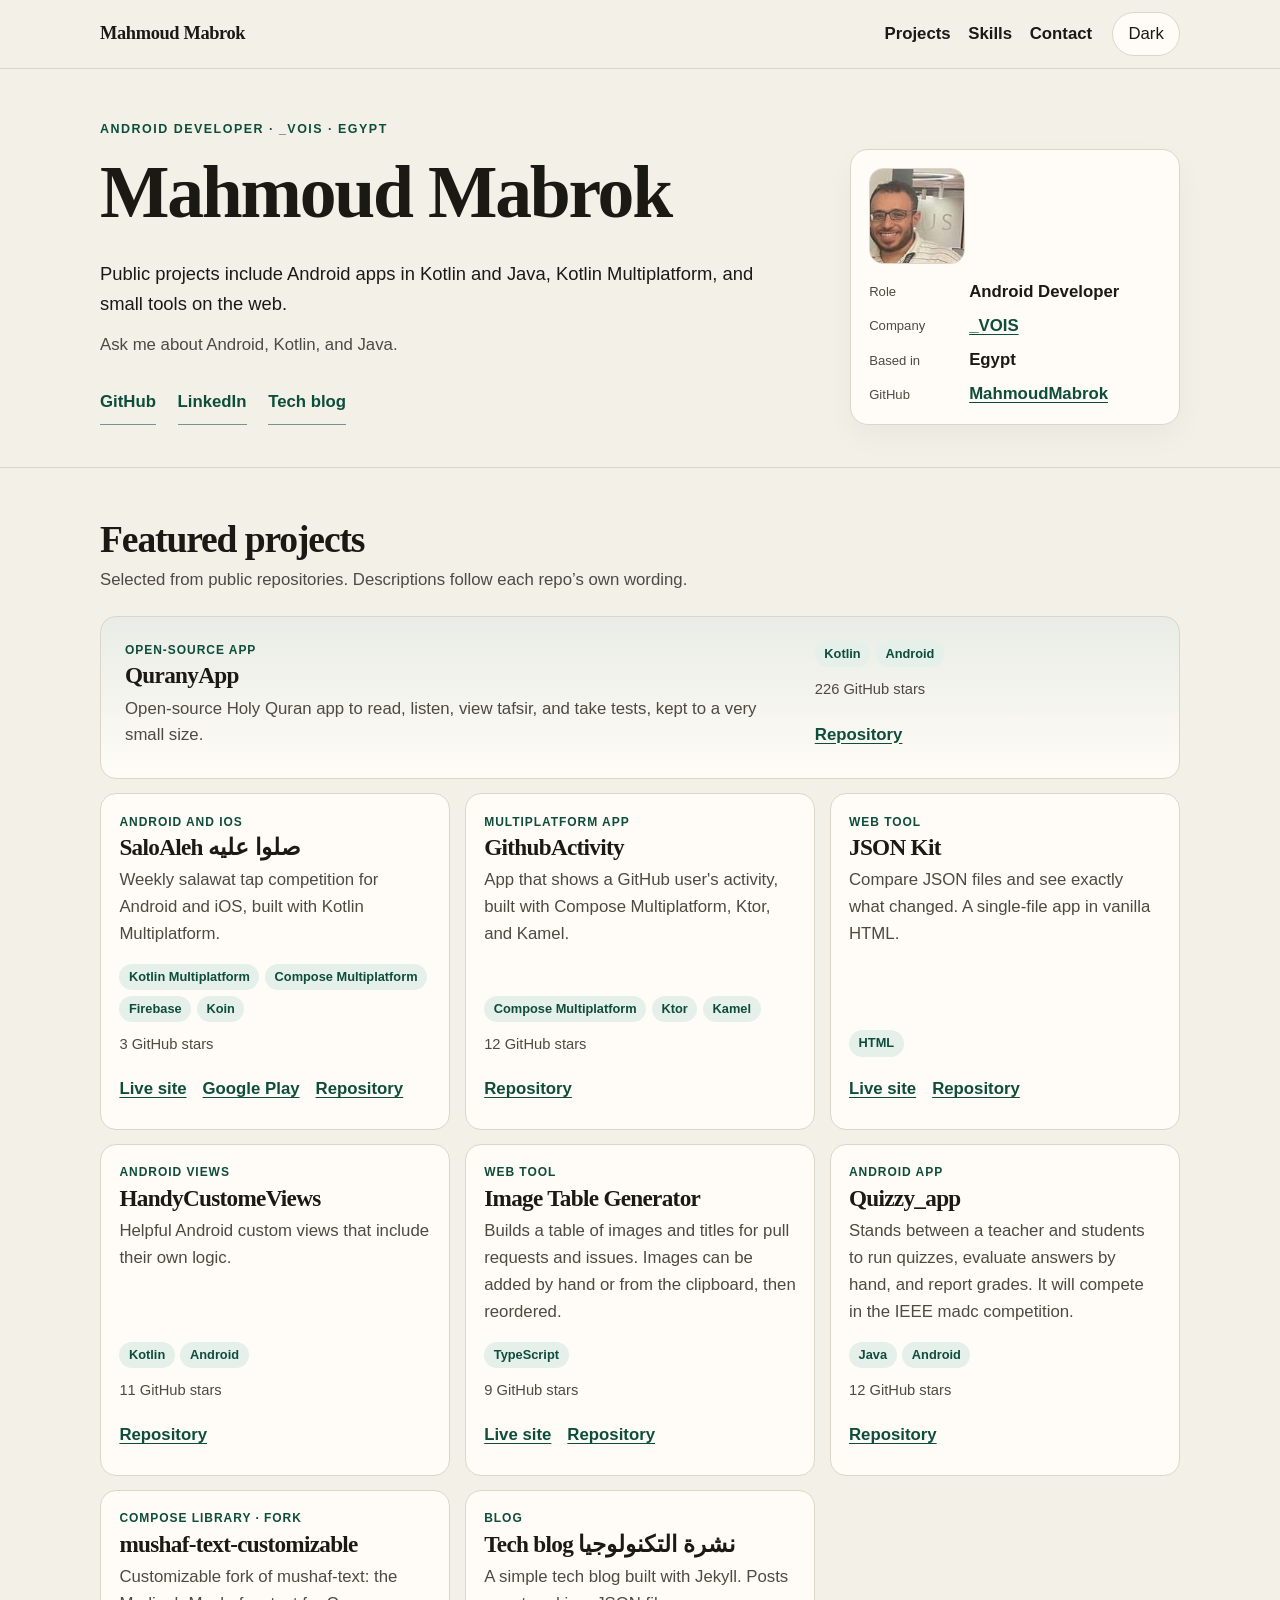
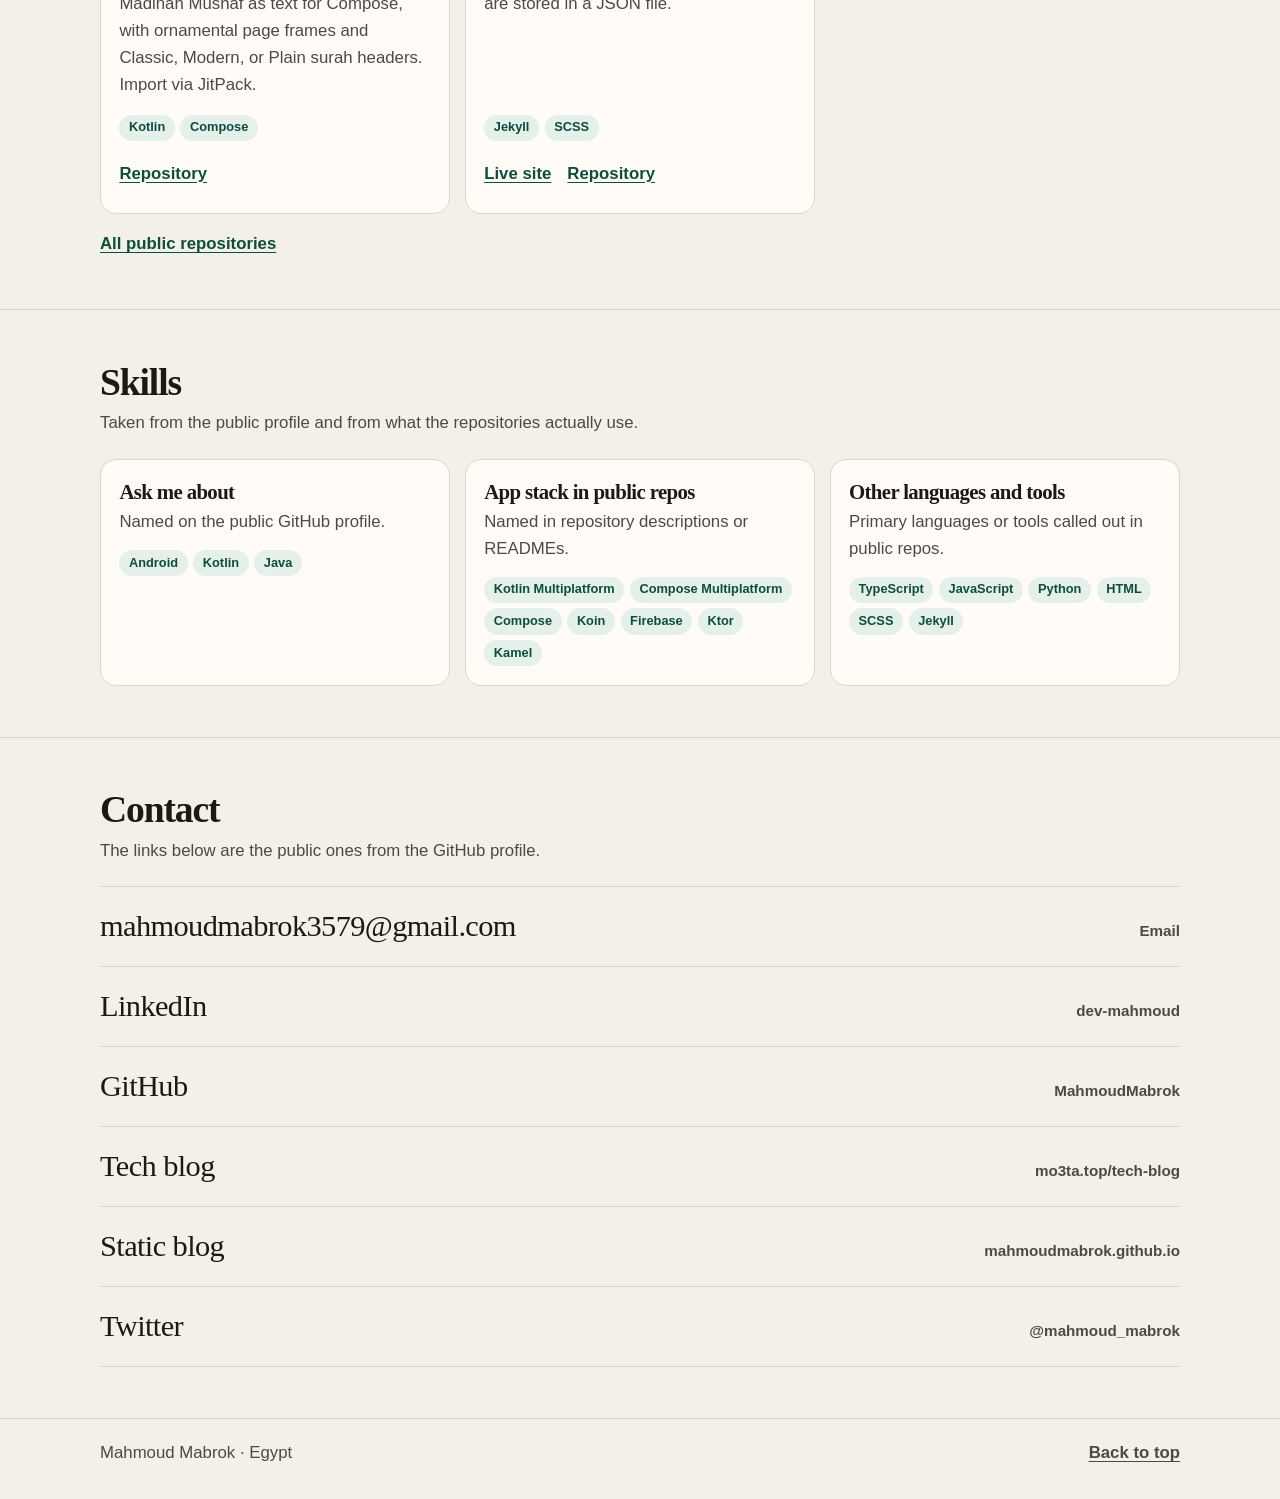
<file: index.html>
<!DOCTYPE html>
<html lang="en">
<head>
  <meta charset="utf-8">
  <meta name="viewport" content="width=device-width, initial-scale=1">
  <title>Mahmoud Mabrok · Android Developer</title>
  <!-- Keep this description in sync with profile.summary in site-data.js -->
  <meta name="description" content="Mahmoud Mabrok is an Android developer at _VOIS in Egypt. Public work includes Kotlin and Java apps, Kotlin Multiplatform, and small web tools.">
  <meta name="author" content="Mahmoud Mabrok">
  <meta name="robots" content="index, follow">
  <link rel="canonical" href="https://mo3ta.top/">
  <meta property="og:type" content="profile">
  <meta property="og:site_name" content="Mahmoud Mabrok">
  <meta property="og:title" content="Mahmoud Mabrok · Android Developer">
  <meta property="og:description" content="Mahmoud Mabrok is an Android developer at _VOIS in Egypt. Public work includes Kotlin and Java apps, Kotlin Multiplatform, and small web tools.">
  <meta property="og:url" content="https://mo3ta.top/">
  <meta property="og:image" content="https://mo3ta.top/assets/avatar.jpg">
  <meta property="og:image:alt" content="Portrait of Mahmoud Mabrok">
  <meta property="og:locale" content="en_US">
  <meta name="twitter:card" content="summary">
  <meta name="twitter:title" content="Mahmoud Mabrok · Android Developer">
  <meta name="twitter:description" content="Mahmoud Mabrok is an Android developer at _VOIS in Egypt. Public work includes Kotlin and Java apps, Kotlin Multiplatform, and small web tools.">
  <meta name="twitter:image" content="https://mo3ta.top/assets/avatar.jpg">
  <meta name="twitter:image:alt" content="Portrait of Mahmoud Mabrok">
  <meta name="twitter:creator" content="@mahmoud_mabrok">
  <meta name="theme-color" content="#f3f0e8" media="(prefers-color-scheme: light)">
  <meta name="theme-color" content="#121411" media="(prefers-color-scheme: dark)">
  <link rel="icon" href="favicon.svg" type="image/svg+xml">
  <link rel="stylesheet" href="styles.css">
  <script type="application/ld+json" id="ld-json">
  {
    "@context": "https://schema.org",
    "@type": "ProfilePage",
    "url": "https://mo3ta.top/",
    "mainEntity": {
      "@type": "Person",
      "name": "Mahmoud Mabrok",
      "url": "https://mo3ta.top/",
      "image": "https://mo3ta.top/assets/avatar.jpg",
      "jobTitle": "Android Developer",
      "email": "mailto:mahmoudmabrok3579@gmail.com",
      "homeLocation": { "@type": "Place", "name": "Egypt" },
      "worksFor": {
        "@type": "Organization",
        "name": "_VOIS",
        "url": "https://www.linkedin.com/company/vois"
      },
      "sameAs": [
        "https://github.com/MahmoudMabrok",
        "https://www.linkedin.com/in/dev-mahmoud",
        "https://mo3ta.top/tech-blog/",
        "https://mahmoudmabrok.github.io/mahmoudmabrokblog/",
        "https://twitter.com/mahmoud_mabrok"
      ],
      "knowsAbout": ["Android", "Kotlin", "Java"]
    }
  }
  </script>
  <script>
    (function () {
      try {
        var stored = localStorage.getItem("theme");
        var theme = stored === "light" || stored === "dark"
          ? stored
          : (window.matchMedia("(prefers-color-scheme: dark)").matches ? "dark" : "light");
        document.documentElement.setAttribute("data-theme", theme);
      } catch (err) {
        document.documentElement.setAttribute("data-theme", "light");
      }
    })();
  </script>
</head>
<body>
  <a class="skip" href="#content">Skip to content</a>
  <header class="site-header">
    <div class="wrap header-inner">
      <a class="brand" href="#top">Mahmoud Mabrok</a>
      <nav class="nav" aria-label="Primary">
        <a href="#work">Projects</a>
        <a href="#skills">Skills</a>
        <a href="#contact">Contact</a>
      </nav>
      <button type="button" id="theme-toggle" aria-pressed="false" aria-label="Switch to dark theme">Dark</button>
    </div>
  </header>
  <main id="content">
    <noscript>
      <div class="wrap noscript-fallback">
        <h1>Mahmoud Mabrok</h1>
        <p>Android Developer at _VOIS, based in Egypt. Public projects include Android apps in Kotlin and Java, Kotlin Multiplatform, and small tools on the web. Ask me about Android, Kotlin, and Java.</p>
        <ul>
          <li><a href="https://github.com/MahmoudMabrok">GitHub</a></li>
          <li><a href="https://www.linkedin.com/in/dev-mahmoud">LinkedIn</a></li>
          <li><a href="https://mo3ta.top/tech-blog/">Tech blog</a></li>
          <li><a href="mailto:mahmoudmabrok3579@gmail.com">mahmoudmabrok3579@gmail.com</a></li>
        </ul>
      </div>
    </noscript>
    <section class="hero" id="top" aria-labelledby="hero-heading"></section>
    <section id="work" aria-labelledby="work-heading"></section>
    <section id="skills" aria-labelledby="skills-heading"></section>
    <section id="contact" aria-labelledby="contact-heading"></section>
  </main>
  <footer class="site-footer">
    <div class="wrap footer-inner">
      <p>Mahmoud Mabrok · Egypt</p>
      <a href="#top">Back to top</a>
    </div>
  </footer>
  <script src="site-data.js"></script>
  <script src="main.js"></script>
</body>
</html>
</file>
<file: styles.css>
:root {
  color-scheme: light;
  --bg: #f3f0e8;
  --bg-elev: #fffcf7;
  --ink: #1b1914;
  --muted: #4e4942;
  --line: #ddd6c8;
  --accent: #0e4d3c;
  --accent-ink: #f4f1ea;
  --chip: #e5f0eb;
  --chip-ink: #0e4d3c;
  --shadow: 0 12px 30px rgba(27, 25, 20, 0.04);
  --serif: "Iowan Old Style", "Palatino Linotype", Palatino, Georgia, "Times New Roman", serif;
  --sans: "Segoe UI", "Helvetica Neue", Helvetica, Arial, sans-serif;
  --ar: "Noto Naskh Arabic", "Noto Kufi Arabic", "Traditional Arabic", "Amiri", serif;
  --max: 1080px;
  --radius: 16px;
}

[data-theme="dark"] {
  color-scheme: dark;
  --bg: #121411;
  --bg-elev: #1c1f1a;
  --ink: #f3efe6;
  --muted: #c8c1b6;
  --line: #31362f;
  --accent: #b7e4d2;
  --accent-ink: #10211b;
  --chip: #24312c;
  --chip-ink: #d7f5e8;
  --shadow: none;
}

*,
*::before,
*::after {
  box-sizing: border-box;
}

html {
  scroll-behavior: smooth;
}

body {
  margin: 0;
  background:
    radial-gradient(900px 420px at 0% -10%, rgba(14, 77, 60, 0.08), transparent 55%),
    var(--bg);
  color: var(--ink);
  font-family: var(--sans);
  font-size: 1.05rem;
  line-height: 1.6;
  text-rendering: optimizeLegibility;
}

[data-theme="dark"] body {
  background:
    radial-gradient(900px 420px at 0% -10%, rgba(183, 228, 210, 0.08), transparent 55%),
    var(--bg);
}

img {
  max-width: 100%;
  height: auto;
  display: block;
}

a {
  color: var(--accent);
  text-underline-offset: 0.18em;
}

a:hover {
  text-decoration-thickness: 2px;
}

:focus {
  outline: none;
}

:focus-visible {
  outline: 2px solid var(--accent);
  outline-offset: 3px;
}

.skip {
  position: absolute;
  left: 1rem;
  top: -3rem;
  background: var(--accent);
  color: var(--accent-ink);
  padding: 0.6rem 0.9rem;
  border-radius: 8px;
  z-index: 20;
  text-decoration: none;
}

.skip:focus {
  top: 0.75rem;
}

.wrap {
  width: min(var(--max), calc(100% - 2.5rem));
  margin-inline: auto;
}

.site-header {
  position: sticky;
  top: 0;
  z-index: 10;
  background: color-mix(in srgb, var(--bg) 88%, transparent);
  backdrop-filter: blur(12px);
  border-bottom: 1px solid var(--line);
}

.header-inner {
  display: flex;
  align-items: center;
  gap: 1rem 1.25rem;
  min-height: 4.25rem;
  flex-wrap: wrap;
  padding: 0.4rem 0;
}

.brand {
  color: inherit;
  text-decoration: none;
  font-family: var(--serif);
  font-weight: 650;
  letter-spacing: -0.02em;
  font-size: 1.15rem;
}

.nav {
  display: flex;
  gap: 0.35rem 1.1rem;
  margin-left: auto;
  flex-wrap: wrap;
}

.nav a {
  color: var(--ink);
  text-decoration: none;
  font-weight: 600;
  min-height: 44px;
  display: inline-flex;
  align-items: center;
}

.nav a:hover {
  color: var(--accent);
}

#theme-toggle {
  font: inherit;
  color: var(--ink);
  background: var(--bg-elev);
  border: 1px solid var(--line);
  border-radius: 999px;
  min-height: 44px;
  min-width: 44px;
  padding: 0 0.95rem;
  cursor: pointer;
}

#theme-toggle:hover {
  border-color: var(--accent);
}

h1,
h2,
h3 {
  font-family: var(--serif);
  font-weight: 600;
  letter-spacing: -0.03em;
  line-height: 1.12;
  text-wrap: balance;
}

h1 {
  margin: 0.15em 0 0.35em;
  font-size: clamp(2.7rem, 7vw, 4.6rem);
}

h2 {
  margin: 0;
  font-size: clamp(1.8rem, 3vw, 2.35rem);
}

h3 {
  margin: 0.15rem 0 0;
  font-size: 1.45rem;
  overflow-wrap: break-word;
}

.hero {
  padding: 3.2rem 0 2.6rem;
}

.hero-layout {
  display: grid;
  grid-template-columns: minmax(0, 1.7fr) minmax(240px, 0.8fr);
  gap: 2rem 3rem;
  align-items: end;
}

.eyebrow {
  margin: 0;
  color: var(--accent);
  font-size: 0.78rem;
  font-weight: 700;
  letter-spacing: 0.12em;
  text-transform: uppercase;
}

.intro {
  margin: 0;
  max-width: 42rem;
  font-size: 1.15rem;
  color: var(--ink);
}

.ask,
.personal-note {
  margin: 0.85rem 0 0;
  color: var(--muted);
  max-width: 42rem;
}

.availability {
  display: inline-block;
  margin: 0 0 0.8rem;
  padding: 0.2rem 0.65rem;
  border-radius: 999px;
  background: var(--chip);
  color: var(--chip-ink);
  font-size: 0.85rem;
  font-weight: 700;
}

.hero-links {
  display: flex;
  flex-wrap: wrap;
  gap: 0.35rem 1.35rem;
  margin: 1.4rem 0 0;
}

.hero-links a {
  font-weight: 700;
  text-decoration: none;
  border-bottom: 1px solid color-mix(in srgb, var(--accent) 55%, transparent);
  min-height: 44px;
  display: inline-flex;
  align-items: center;
}

.facts {
  background: var(--bg-elev);
  border: 1px solid var(--line);
  border-radius: 18px;
  padding: 1.1rem 1.15rem 1rem;
  box-shadow: var(--shadow);
}

.facts img {
  width: 96px;
  height: 96px;
  border-radius: 14px;
  object-fit: cover;
  object-position: center 20%;
  border: 1px solid var(--line);
}

.facts dl {
  display: grid;
  grid-template-columns: 5.5rem minmax(0, 1fr);
  gap: 0.45rem 0.75rem;
  margin: 0.95rem 0 0;
}

.facts dt {
  color: var(--muted);
  font-size: 0.82rem;
  padding-top: 0.15rem;
}

.facts dd {
  margin: 0;
  font-weight: 650;
}

main > section + section {
  border-top: 1px solid var(--line);
  padding: 3.2rem 0;
}

.section-head {
  display: grid;
  gap: 0.4rem;
  margin-bottom: 1.35rem;
  max-width: 40rem;
}

.section-head p,
.skill-group p,
.more,
.noscript-fallback p {
  margin: 0;
  color: var(--muted);
}

.project-grid {
  display: grid;
  grid-template-columns: 1fr;
  gap: 0.9rem;
}

.card {
  background: var(--bg-elev);
  border: 1px solid var(--line);
  border-radius: var(--radius);
  padding: 1.15rem 1.15rem 1.05rem;
  display: flex;
  flex-direction: column;
  gap: 1rem;
  min-width: 0;
}

.card.lead {
  background:
    linear-gradient(180deg, color-mix(in srgb, var(--accent) 9%, var(--bg-elev)), var(--bg-elev));
}

.kicker {
  margin: 0;
  color: var(--accent);
  font-size: 0.75rem;
  font-weight: 700;
  letter-spacing: 0.08em;
  text-transform: uppercase;
}

.ar {
  font-family: var(--ar);
  font-weight: 600;
  letter-spacing: 0;
  margin-inline-start: 0.35rem;
}

.desc {
  margin: 0.45rem 0 0;
  color: var(--muted);
}

.card-meta {
  margin-top: auto;
  display: flex;
  flex-direction: column;
  gap: 0.7rem;
}

.tags,
.skill-group ul {
  display: flex;
  flex-wrap: wrap;
  gap: 0.35rem;
  list-style: none;
  padding: 0;
  margin: 0;
}

.tags li,
.skill-group li {
  background: var(--chip);
  color: var(--chip-ink);
  border-radius: 999px;
  padding: 0.18rem 0.6rem;
  font-size: 0.8rem;
  font-weight: 650;
}

.stars {
  margin: 0;
  color: var(--muted);
  font-size: 0.92rem;
}

.card-links {
  display: flex;
  flex-wrap: wrap;
  gap: 0.35rem 1rem;
  margin: 0;
}

.card-links a {
  font-weight: 700;
  min-height: 44px;
  display: inline-flex;
  align-items: center;
}

.more {
  margin-top: 1.1rem;
}

.more a {
  font-weight: 700;
}

.skill-groups {
  display: grid;
  grid-template-columns: 1fr;
  gap: 0.9rem;
}

.skill-group {
  background: var(--bg-elev);
  border: 1px solid var(--line);
  border-radius: var(--radius);
  padding: 1.15rem;
}

.skill-group h3 {
  font-size: 1.3rem;
}

.skill-group p {
  margin-top: 0.35rem;
}

.skill-group ul {
  margin-top: 0.85rem;
}

.contact-list {
  list-style: none;
  margin: 0;
  padding: 0;
  border-top: 1px solid var(--line);
}

.contact-list a {
  display: flex;
  justify-content: space-between;
  gap: 1rem;
  align-items: baseline;
  padding: 0.95rem 0;
  border-bottom: 1px solid var(--line);
  color: var(--ink);
  text-decoration: none;
  font-family: var(--serif);
  font-size: clamp(1.35rem, 3vw, 1.9rem);
  letter-spacing: -0.02em;
  min-height: 44px;
}

.contact-list a:hover {
  color: var(--accent);
}

.contact-list .hint {
  font-family: var(--sans);
  font-size: 0.95rem;
  letter-spacing: 0;
  color: var(--muted);
  font-weight: 600;
}

.site-footer {
  border-top: 1px solid var(--line);
  padding: 1.3rem 0 2rem;
  color: var(--muted);
}

.footer-inner {
  display: flex;
  justify-content: space-between;
  gap: 1rem;
  flex-wrap: wrap;
  align-items: center;
}

.site-footer p {
  margin: 0;
}

.site-footer a {
  color: inherit;
  font-weight: 650;
}

.noscript-fallback {
  padding: 2rem 0 0;
}

.noscript-fallback ul {
  padding-left: 1.1rem;
}

@media (min-width: 720px) {
  .project-grid {
    grid-template-columns: 1fr 1fr;
  }

  .card.lead {
    grid-column: 1 / -1;
    display: grid;
    grid-template-columns: minmax(0, 1.45fr) minmax(220px, 0.75fr);
    gap: 1.25rem 2rem;
    align-items: start;
    padding: 1.5rem 1.5rem 1.3rem;
  }

  .skill-groups {
    grid-template-columns: 1fr 1fr;
  }

  .skill-groups .skill-group:last-child {
    grid-column: 1 / -1;
  }
}

@media (min-width: 1040px) {
  .project-grid {
    grid-template-columns: 1fr 1fr 1fr;
  }

  .skill-groups {
    grid-template-columns: 1fr 1fr 1fr;
  }

  .skill-groups .skill-group:last-child {
    grid-column: auto;
  }
}

@media (max-width: 800px) {
  .hero-layout {
    grid-template-columns: 1fr;
    align-items: start;
  }
}

@media (max-width: 640px) {
  .wrap {
    width: min(var(--max), calc(100% - 1.5rem));
  }

  .brand {
    margin-right: auto;
  }

  .nav {
    order: 3;
    width: 100%;
    margin-left: 0;
  }

  .contact-list a {
    flex-direction: column;
    align-items: flex-start;
    gap: 0.1rem;
  }

  .ar {
    display: block;
    margin-inline-start: 0;
    margin-top: 0.2rem;
  }
}

@media (hover: hover) {
  .card:hover {
    border-color: color-mix(in srgb, var(--accent) 55%, var(--line));
  }
}

@media (prefers-reduced-motion: reduce) {
  html {
    scroll-behavior: auto;
  }

  *,
  *::before,
  *::after {
    transition: none !important;
    animation: none !important;
  }
}

::selection {
  background: color-mix(in srgb, var(--accent) 28%, transparent);
}
</file>
